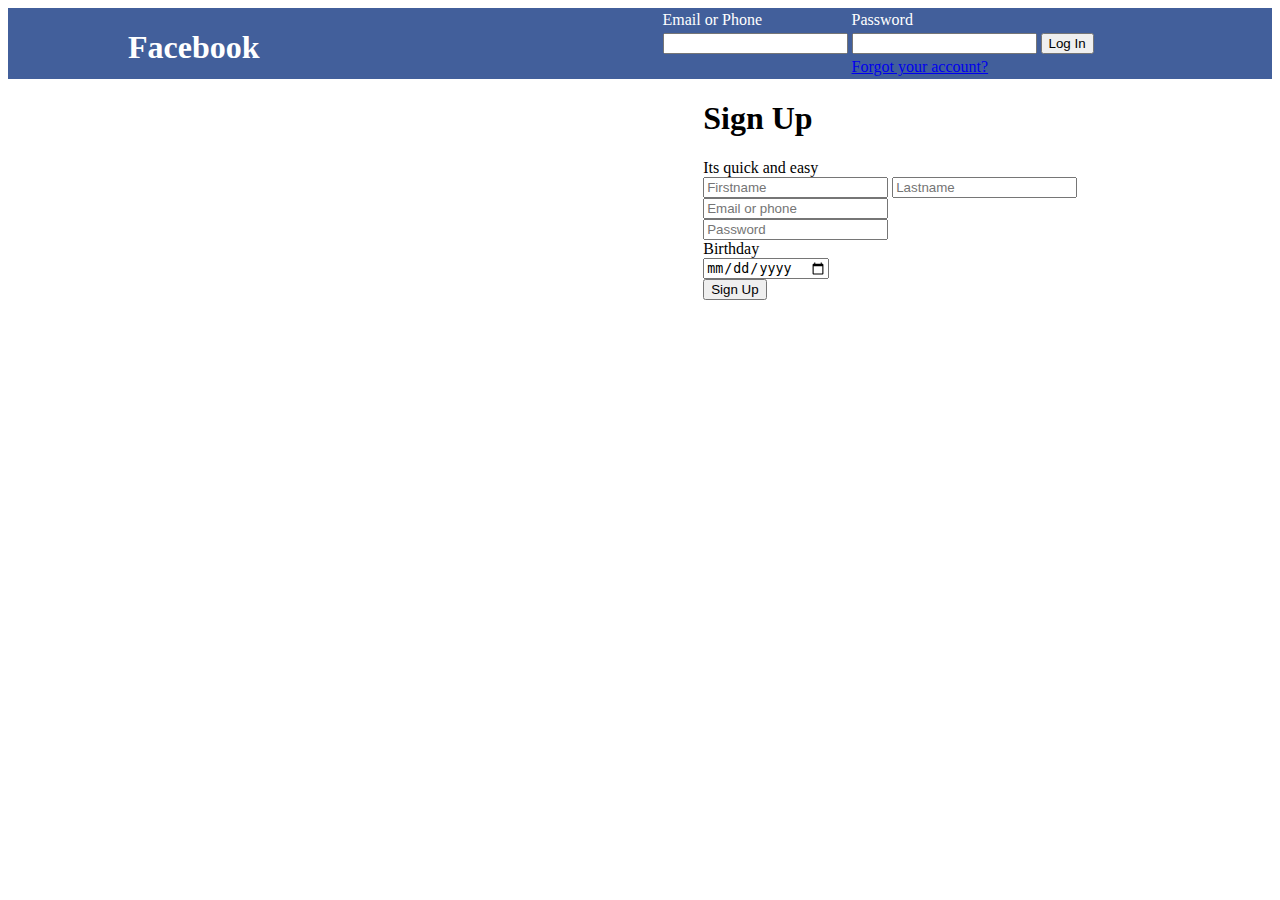
<file: Facebook/index.html>
<!DOCTYPE html>
<html lang="en">
<head>
    <meta charset="UTF-8">
    <meta name="viewport" content="width=device-width, initial-scale=1.0">
    <meta http-equiv="X-UA-Compatible" content="ie=edge">
    <title>Facebook</title>
    <style>

        #logo{
            float: left;
            padding-right: 400px;
            padding-left: 120px;
        }

        #nav{
            background-color: #425f9b;
            color: white;
            
        }

        #form{
        
            width: 45%;  
            margin-left: auto;

        }

        login{
            padding-right: 100px;
        }

        contents{
            float: left;
        }

    </style>
</head>
<link rel="icon" href="img/facebook-icon.svg">
<body>
    <div id="nav">
        <div id="logo">
            <h1>Facebook</h1>
        </div>
       <div>
        <table class="login">
            <tr>
                <td>Email or Phone</td>
                <td>Password</td>
            </tr>
            <tr>
                <td>
                    <input type="text">
                </td>
                <td>
                    <input type="password">
                </td>
                <td>
                    <button>Log In</button>
                </td>
            </tr>
            <tr>
                <td></td>
                <td>                    
                    <a href="#">Forgot your account?</a>
                </td>
            </tr>
        </table>
       </div>
    </div>
    <div>
        <div>   
            <section id="form">
                <h1>Sign Up</h1>
                Its quick and easy <br>
                <input type="text" placeholder="Firstname">
                <input type="text" placeholder="Lastname"><br>
                <input type="email" placeholder="Email or phone"><br>
                <input type="password" placeholder="Password"><br>
                Birthday <br>
                <input type="date"><br>
                <button>Sign Up</button>
            </section>
        <div>
    </div>
</body>
</html>
</file>
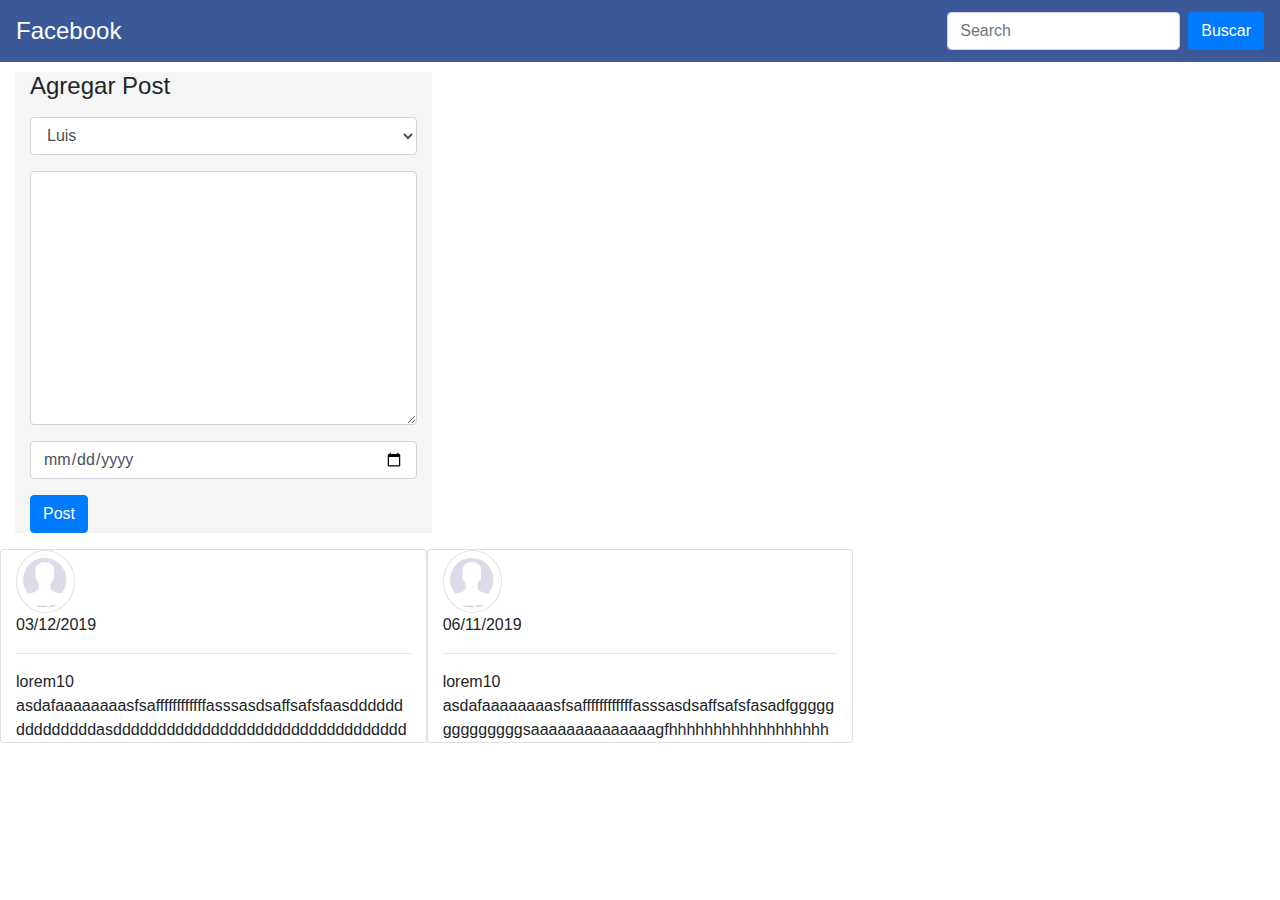
<file: Tareas/Tarea_2/index.html>
<!DOCTYPE html>
<html lang="en">
<head>
    <meta charset="UTF-8">
    <meta name="viewport" content="width=device-width, initial-scale=1.0">
    <title>Facebook</title>
    <link rel="stylesheet" href="https://stackpath.bootstrapcdn.com/bootstrap/4.4.1/css/bootstrap.min.css" integrity="sha384-Vkoo8x4CGsO3+Hhxv8T/Q5PaXtkKtu6ug5TOeNV6gBiFeWPGFN9MuhOf23Q9Ifjh" crossorigin="anonymous">
    <link rel="stylesheet" href="css/style.css">
</head>
<body>
    
    <nav class="navbar navbar-light bg-light">
        <a class="navbar-brand">Facebook</a>
        <form class="form-inline">
          <input class="form-control mr-sm-2" type="search" placeholder="Search" aria-label="Search">
          <button class="btn btn-primary my-2 my-sm-0" type="submit">Buscar</button>
        </form>
      </nav>

      <div class="container-fluid">
         
        
            <form id="form" class="col-sm-12 col-lg-4" >
                <div class="form-group"><h4>Agregar Post</h4></div>
                <div class="form-group">
                    <select class="form-control" id="user">
                        <option>Luis</option>
                    </select>
                </div>
                <div class="form-group">
                    <textarea cols="30" rows="10" class="form-control" id="text"></textarea>
                </div>
                <div class="form-group">
                    <input type="date" class="form-control" id="date">
                </div>
                <div class="form-group">
                    <button class="btn btn-primary" onclick="addPost()">Post</button>
                </div>
            </form>
            <div class="row" id="post"></div> 
         
          
      </div>

    <script src="js/controlador.js"></script>
</body>
</html>
</file>
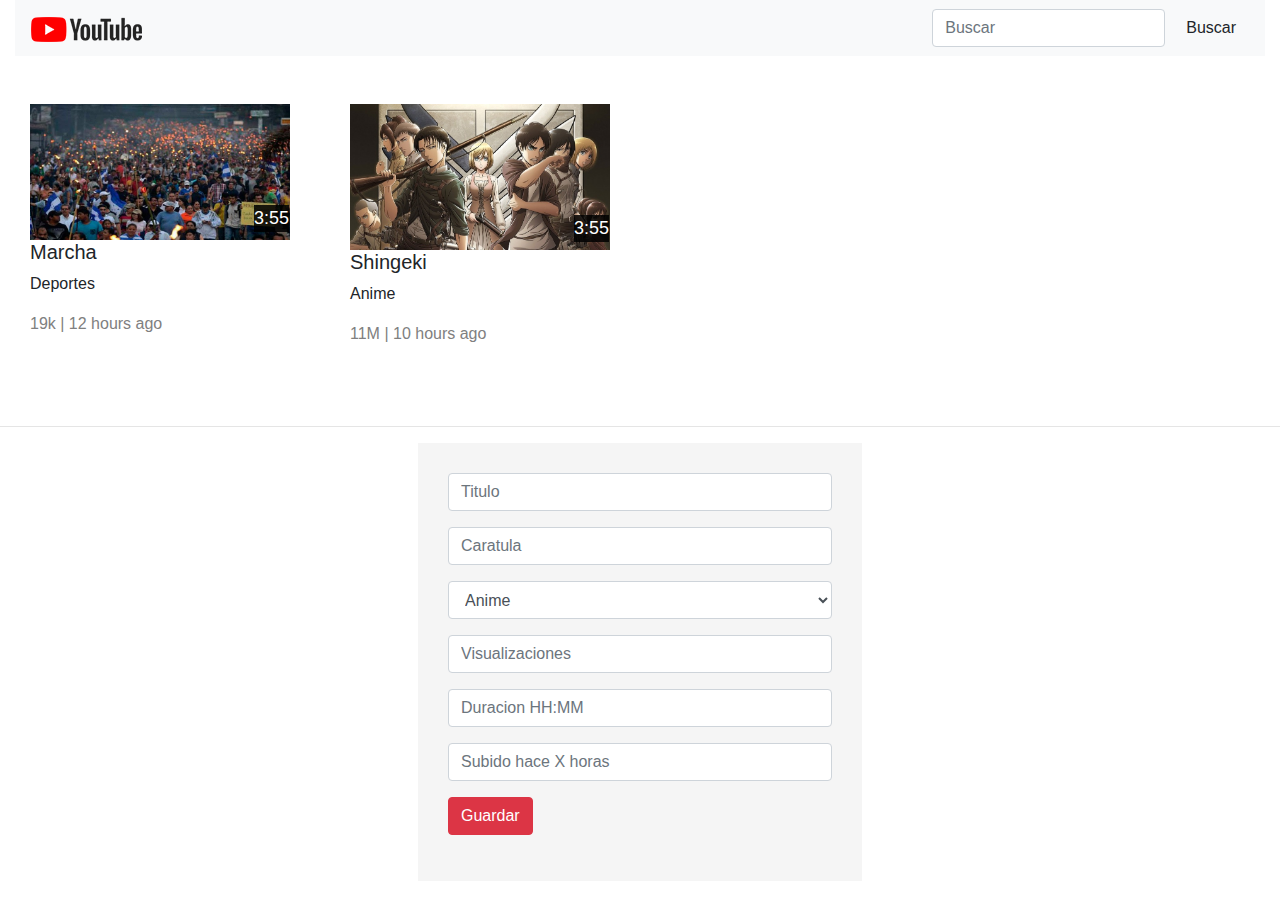
<file: Tareas/Tarea_1/ExamenPracticoUnidadI/index.html>
<!DOCTYPE html>
<html lang="en">
<head>
    <meta charset="UTF-8">
    <meta name="viewport" content="width=device-width, initial-scale=1.0">
    <title>Youtube</title>
    <link rel="stylesheet" href="https://stackpath.bootstrapcdn.com/bootstrap/4.4.1/css/bootstrap.min.css" integrity="sha384-Vkoo8x4CGsO3+Hhxv8T/Q5PaXtkKtu6ug5TOeNV6gBiFeWPGFN9MuhOf23Q9Ifjh" crossorigin="anonymous">
    <link rel="stylesheet" href="css/style.css">
    
</head>
<body>
    
    <div class="container-fluid" id="nav">
        <nav class="navbar navbar-light bg-light">
            <a class="navbar-brand" href="#"><img src="img/logo.png"></a>
            <form class="form-inline">
                <input class="form-control mr-sm-2" type="search" placeholder="Buscar">
                <button class="btn btn-secundary my-2 my-sm-0">Buscar</button>
            </form>
        </nav>
    </div><br><br>

    <div class="container-fluid">
       <div class="row" id="videos">
        
       </div>
    </div><br><br><hr>

    <div class="container">
        <form id="form">
            <div class="form-group">
                <input type="text" class="form-control" placeholder="Titulo" id="title">
            </div>
            <div class="form-group">
                <input type="text" class="form-control" placeholder="Caratula" id="cover">
            </div>
            <div class="form-group">
                <select class="form-control" id="canal" id="canal">
                    <option>Anime</option>
                    <option>Deportes</option>
                </select>
            </div>
            <div class="form-group">
                <input type="text" class="form-control" placeholder="Visualizaciones" id="views">
            </div>
            <div class="form-group">
                <input type="text" class="form-control" placeholder="Duracion HH:MM" id="time">
            </div>
            <div class="form-group">
                <input type="text" class="form-control" placeholder="Subido hace X horas" id="update">
            </div>
            <div class="form-group">
                <button class="btn btn-danger" onclick="addVideo()">Guardar</button>
            </div>
        </form>
    </div>

    <script src="js/controlador.js"></script>
</body>
</html>
</file>
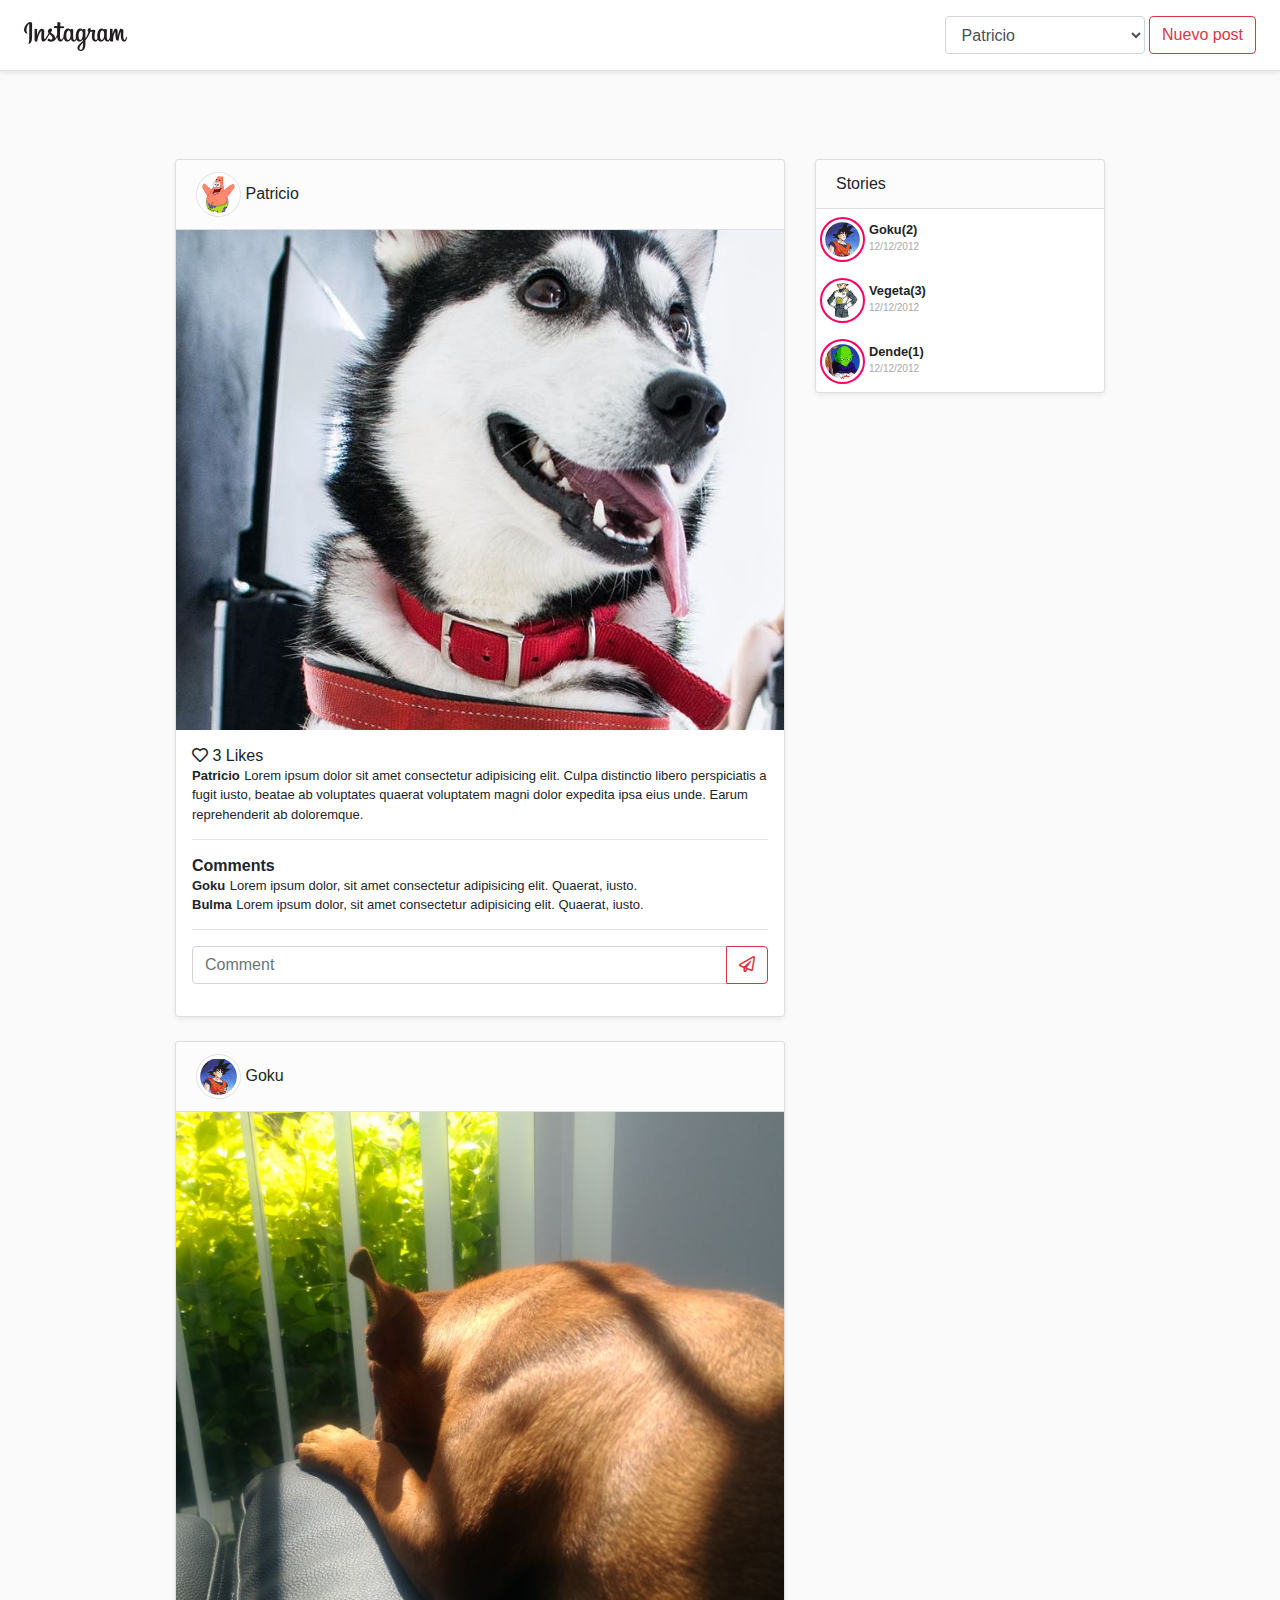
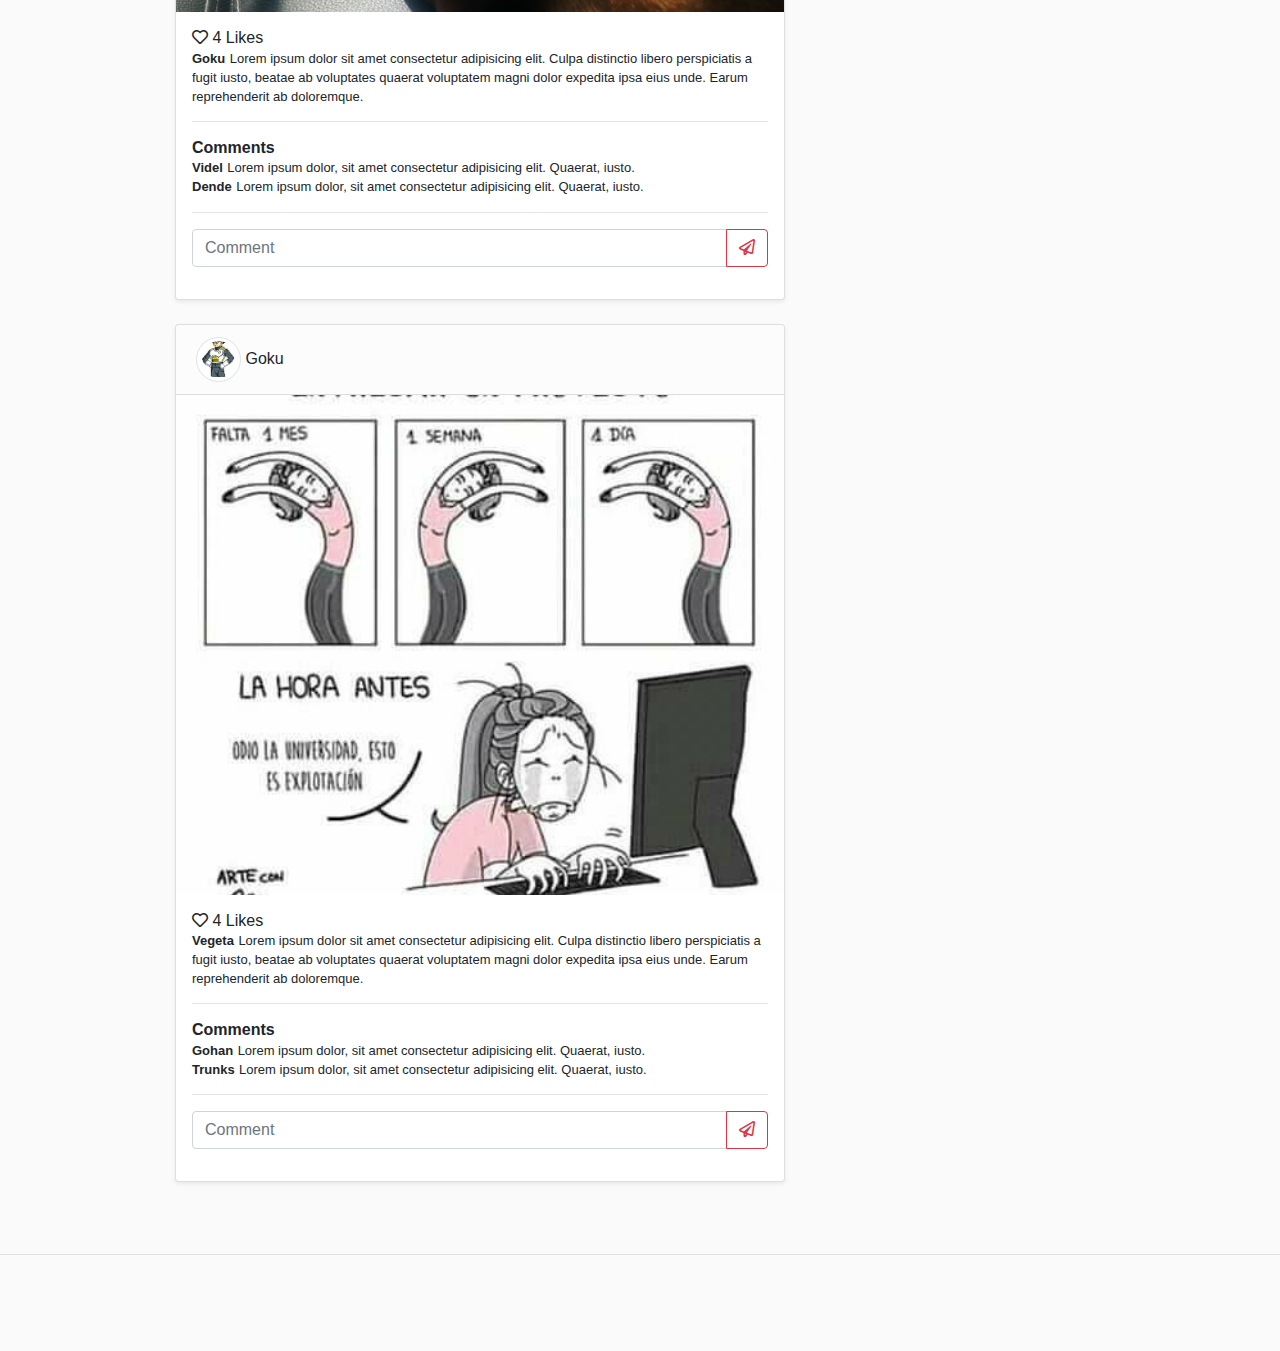
<file: Tareas/Tarea_4/instagram/frontend/index.html>
<!DOCTYPE html>
<html>
<head>
  <meta charset="utf-8">
  <meta http-equiv="X-UA-Compatible" content="IE=edge">
  <title>Instagram</title>
  <meta name="viewport" content="width=device-width, initial-scale=1">
  <link rel="stylesheet" type="text/css" media="screen" href="css/bootstrap.min.css">
  <link rel="stylesheet" type="text/css" media="screen" href="css/custom.css">
  <link rel="stylesheet" type="text/css" media="screen" href="css/fontawesome-all.css">
</head>
<body>
  <div class="d-flex flex-column flex-md-row align-items-center p-3 px-md-4 mb-3 bg-white border-bottom shadow-sm">
    <img src="img/logo.png" class="img-fluid my-0 mr-md-auto ">
    <!--Aqui deben estar tooodos los usuarios-->
    <select id="usuario-actual" class="form-control" style="width: 200px;">
      <option value="1">Patricio</option>
      <option value="2">Goku</option>
      <option value="3">Vegeta</option>
      <option value="4">Trunks</option>
      <option value="5">Goten</option>
    </select>
    &nbsp;
    <button type="button" class="btn btn-outline-danger" data-toggle="modal" data-target="#nuevo-post">
        Nuevo post
    </button>
    
  </div>

  <div class="pricing-header px-3 py-3 pt-md-5 pb-md-4 mx-auto text-center">
    
  </div>

  <div class="container">
    <div class="row">
      <div class="col-lg-8">
          <div class="row" id="posts">

            <!--Post1-->
            <div class="col-lg-12">
              <div class="card mb-4 shadow-sm">
                <div class="card-header">
                    <img class="img-fluid img-thumbnail rounded-circle" src="img/profile-pics/patricio.jpg">    
                    <span>Patricio</span>
                </div>
                <div class="card-body px-0 py-0">
                  <div class="image-post" style="background-image: url(img/posts/1.jpg);">

                  </div>
                  <div class="px-3 py-3 post">
                    <span class="pointer" onclick="like(1);"><i class="far fa-heart"></i></span>&nbsp;3 Likes<br>
                    <span class="post-user">Patricio</span>
                    <span class="post-content">Lorem ipsum dolor sit amet consectetur adipisicing elit. Culpa distinctio libero perspiciatis a fugit iusto, beatae ab voluptates quaerat voluptatem magni dolor expedita ipsa eius unde. Earum reprehenderit ab doloremque.</span>
                    <hr>
                    <b>Comments</b><br>
                    <div>
                      <span class="post-user">Goku</span>
                      <span class="post-content">Lorem ipsum dolor, sit amet consectetur adipisicing elit. Quaerat, iusto.</span>
                    </div>
                    <div>
                      <span class="post-user">Bulma</span>
                      <span class="post-content">Lorem ipsum dolor, sit amet consectetur adipisicing elit. Quaerat, iusto.</span>
                    </div>
                    <hr>
                    <div class="px-0">
                      <div class="input-group mb-3">
                        <input type="text" class="form-control" placeholder="Comment" id="comentario-post-1">
                        <div class="input-group-append">
                            <button type="button" onclick="comentar(1);" class="btn btn-outline-danger"><i class="far fa-paper-plane"></i></button>
                        </div>
                      </div>
                    </div>
                  </div>
                </div>
              </div>
            </div>

            <!--Post2-->
            <div class="col-lg-12">
              <div class="card mb-4 shadow-sm">
                <div class="card-header">
                    <img class="img-fluid img-thumbnail rounded-circle" src="img/profile-pics/goku.jpg">    
                    <span>Goku</span>
                </div>
                <div class="card-body px-0 py-0">
                  <div class="image-post" style="background-image: url(img/posts/2.jpg);">

                  </div>
                  <div class="px-3 py-3 post">
                    <span class="pointer" onclick="like(2);"><i class="far fa-heart"></i></span>&nbsp;4 Likes<br>
                    <span class="post-user">Goku</span>
                    <span class="post-content">Lorem ipsum dolor sit amet consectetur adipisicing elit. Culpa distinctio libero perspiciatis a fugit iusto, beatae ab voluptates quaerat voluptatem magni dolor expedita ipsa eius unde. Earum reprehenderit ab doloremque.</span>
                    <hr>
                    <b>Comments</b><br>
                    <div>
                      <span class="post-user">Videl</span>
                      <span class="post-content">Lorem ipsum dolor, sit amet consectetur adipisicing elit. Quaerat, iusto.</span>
                    </div>
                    <div>
                      <span class="post-user">Dende</span>
                      <span class="post-content">Lorem ipsum dolor, sit amet consectetur adipisicing elit. Quaerat, iusto.</span>
                    </div>
                    <hr>
                    <div class="px-0">
                      <div class="input-group mb-3">
                        <input type="text" class="form-control" placeholder="Comment" id="comentario-post-2">
                        <div class="input-group-append">
                            <button type="button" onclick="comentar(2);" class="btn btn-outline-danger"><i class="far fa-paper-plane"></i></button>
                        </div>
                      </div>
                    </div>
                  </div>
                </div>
              </div>
            </div>

            <!--Post3-->
            <div class="col-lg-12">
              <div class="card mb-4 shadow-sm">
                <div class="card-header">
                    <img class="img-fluid img-thumbnail rounded-circle" src="img/profile-pics/vegeta.jpg">    
                    <span>Goku</span>
                </div>
                <div class="card-body px-0 py-0">
                  <div class="image-post" style="background-image: url(img/posts/3.jpg);">

                  </div>
                  <div class="px-3 py-3 post">
                    <span class="pointer" onclick="like(3);"><i class="far fa-heart"></i></span>&nbsp;4 Likes<br>
                    <span class="post-user">Vegeta</span>
                    <span class="post-content">Lorem ipsum dolor sit amet consectetur adipisicing elit. Culpa distinctio libero perspiciatis a fugit iusto, beatae ab voluptates quaerat voluptatem magni dolor expedita ipsa eius unde. Earum reprehenderit ab doloremque.</span>
                    <hr>
                    <b>Comments</b><br>
                    <div>
                      <span class="post-user">Gohan</span>
                      <span class="post-content">Lorem ipsum dolor, sit amet consectetur adipisicing elit. Quaerat, iusto.</span>
                    </div>
                    <div>
                      <span class="post-user">Trunks</span>
                      <span class="post-content">Lorem ipsum dolor, sit amet consectetur adipisicing elit. Quaerat, iusto.</span>
                    </div>
                    <hr>
                    <div class="px-0">
                      <div class="input-group mb-3">
                        <input type="text" class="form-control" placeholder="Comment" id="comentario-post-3">
                        <div class="input-group-append">
                            <button type="button" onclick="comentar(3);" class="btn btn-outline-danger"><i class="far fa-paper-plane"></i></button>
                        </div>
                      </div>
                    </div>
                  </div>
                </div>
              </div>
            </div>

            
          </div><!--Fin div posts-->
      </div>
      <div class="col-lg-4">
        <div class="row">
            <!--Historias-->
            <div class="col-lg-12">
              <div class="card mb-4 shadow-sm">
                <div class="card-header">
                  Stories
                </div>
                
                <!--Item1-->
                <div class="px-1 py-2 story-card pointer" onclick="verHistoria(1,1);">
                    <div class="fl">
                      <img class="img-fluid img-thumbnail rounded-circle img-thumbnail-historia" src="img/profile-pics/goku.jpg">
                    </div>  
                    <div class="py-1 px-1 fl">
                      <small><b>Goku(2)</b></small><br>
                      <small class="muted">12/12/2012</small>
                    </div>
                </div>

                <!--Item2-->
                <div class="px-1 py-2 story-card pointer" onclick="verHistoria(1,2);">
                    <div class="fl">
                      <img class="img-fluid img-thumbnail rounded-circle img-thumbnail-historia" src="img/profile-pics/vegeta.jpg">
                    </div>  
                    <div class="py-1 px-1 fl">
                      <small><b>Vegeta(3)</b></small><br>
                      <small class="muted">12/12/2012</small>
                    </div>
                </div>

                <!--Item3-->
                <div class="px-1 py-2 story-card pointer" onclick="verHistoria(1,3);">
                    <div class="fl">
                      <img class="img-fluid img-thumbnail rounded-circle img-thumbnail-historia" src="img/profile-pics/dende.jpg">
                    </div>  
                    <div class="py-1 px-1 fl">
                      <small><b>Dende(1)</b></small><br>
                      <small class="muted">12/12/2012</small>
                    </div>
                </div>

              </div>
            </div><!--Fin Historias-->
          </div>
        </div>
      </div>
    </div>

    <!--Ventana modal para un nuevo post-->
    <div class="modal fade" id="nuevo-post" tabindex="-1" role="dialog" aria-labelledby="exampleModalLabel" aria-hidden="true">
        <div class="modal-dialog" role="document">
          <div class="modal-content">
            <div class="modal-header">
              <h5 class="modal-title" id="exampleModalLabel">Nuevo post</h5>
              <button type="button" class="close" data-dismiss="modal" aria-label="Close">
                <span aria-hidden="true">&times;</span>
              </button>
            </div>
            <div class="modal-body">
              <textarea class="form-control" id="contenido-post" placeholder="Escribe algo"></textarea>
              <input id="url-imagen" type="text" class="form-control" placeholder="Url-imagen">            
            </div>
            <div class="modal-footer">
              <button type="button" class="btn btn-secondary" data-dismiss="modal">Cancelar</button>
              <button type="button" class="btn btn-danger">Publicar</button>
            </div>
          </div>
        </div>
      </div>

      <!--Ventana modal para ver historias-->
    <div class="modal fade" id="ver-historia" tabindex="-1" role="dialog" aria-labelledby="exampleModalLabel" aria-hidden="true">
        <div class="modal-dialog" role="document">
          <div class="modal-content">
            <div class="modal-header">
              <h5 class="modal-title" id="exampleModalLabel">Viendo Historias de {}</h5>
              <button type="button" class="close" data-dismiss="modal" aria-label="Close">
                <span aria-hidden="true">&times;</span>
              </button>
            </div>
            <div class="modal-body">
              <div class="historia">
                <div class="historia-image-post" style="background-image: url(img/historias/4.jpg)">
                    <div class="historia-titulo">Hay que reunirlas para salvar el periodo T T</div>
                </div>
              </div>

              <div class="historia">
                <div class="historia-image-post" style="background-image: url(img/historias/1.jpg)">
                    <div class="historia-titulo">Lorem ipsum dolor sit amet consectetur adipisicing elit. Excepturi officiis laborum, quod modi neque doloribus!</div>
                </div>
              </div>

              <div class="historia">
                <div class="historia-image-post" style="background-image: url(img/historias/2.jpg)">
                  <div class="historia-titulo">Lorem ipsum dolor sit amet consectetur adipisicing elit. Excepturi officiis laborum, quod modi neque doloribus!</div>
                </div>
              </div>

              <div class="historia">
                <div class="historia-image-post" style="background-image: url(img/historias/3.jpg)">
                  <div class="historia-titulo">Lorem ipsum dolor sit amet consectetur adipisicing elit. Excepturi officiis laborum, quod modi neque doloribus!</div>
                </div>
              </div>


            </div>
            <div class="modal-footer">
              <button type="button" class="btn btn-secondary" data-dismiss="modal">Cerrar</button>
            </div>
          </div>
        </div>
      </div>

    <footer class="pt-4 my-md-5 pt-md-5 border-top">
      <div class="row">
        <div class="col-12 col-md">
        </div>
      </div>
    </footer>
  </div>
  <script src="js/jquery-3.3.1.min.js"></script>
  <script src="js/bootstrap.min.js"></script>
  <script src="js/controlador.js"></script>
</body>
</html>
</file>
<file: Tareas/Tarea_2/css/style.css>
.navbar{
    background-color: #3b5998!important;
    margin-bottom: 10px;
}

.navbar-brand{
    color: white!important;
    font-size: 1.5em;
}

#form{
    background-color: whitesmoke;
    width: 50%;
}

.rounded-circle{
    width: 15%;
}
</file>
<file: Tareas/Tarea_1/ExamenPracticoUnidadI/css/style.css>
#form{
    background-color: whitesmoke;
    margin-left: auto;
    margin-right: auto;
    width: 40%;
    padding: 30px 30px 30px 30px;
}

.duration{
    position: absolute;
    bottom: 8px;
    right: 16px;
    font-size: 18px;
    background-color: #000000d7;
    color: white;
}

#cont{
    position: relative;
}

img{
    width: 100%;
    height: auto;
}

#view{
    color: gray;
}

#videos{
    margin-bottom: auto;
}
</file>
<file: Tareas/Tarea_4/instagram/frontend/css/custom.css>
html {
  font-size: 14px;
}
@media (min-width: 768px) {
  html {
    font-size: 16px;
  }
}

body{
  background-color:#FAFAFA;
}

.container {
  max-width: 960px;
}

.pricing-header {
  max-width: 700px;
}

.card-deck .card {
  min-width: 220px;
}

.img-thumbnail{
  max-width: 45px;
  padding: 0.20rem;
}

.card-header{
  background-color: rgba(0, 0, 0, 0.01);
}

.image-post{
  width:100%; 
  height:500px;
  background-color:rgb(245, 184, 184);
  background-size:cover;
  background-position: center center;
  background-repeat: no-repeat;
}

.historia-image-post{
  width:100%; 
  height:250px;
  background-color:rgb(245, 184, 184);
  background-size:cover;
  background-position: center center;
  background-repeat: no-repeat;
}

.muted{
  color:rgb(168, 168, 168);
  font-size:10px;
}

.story-card{
  line-height: 1;
}

.fl{
  float: left;
}

.fr{
  float: right;
}

.post{
  line-height: 1.2;
}

.post-user{
  font-weight: bold;
  font-size:13px;
  line-height: 1;
}

.post-content{
  font-size:13px;
  line-height: 1;
}


.comment-user{
  font-weight: bold;
  font-size:13px;
  line-height: 1;
}

.comment-content{
  font-size:13px;
  line-height: 1;
}

.img-thumbnail-historia{
  border: 2px solid #ff0062;
}

.pointer{
  cursor:pointer;
}

.historia-titulo{
  background-color:rgba(0, 0, 0, 0.52);
  color:white;
  padding:10px;
  font-weight:bold;
  font-size:12px;
  bottom: 0;  
}

.historia{
  margin-bottom: 10px;
  margin-top: 10px;
}
</file>
